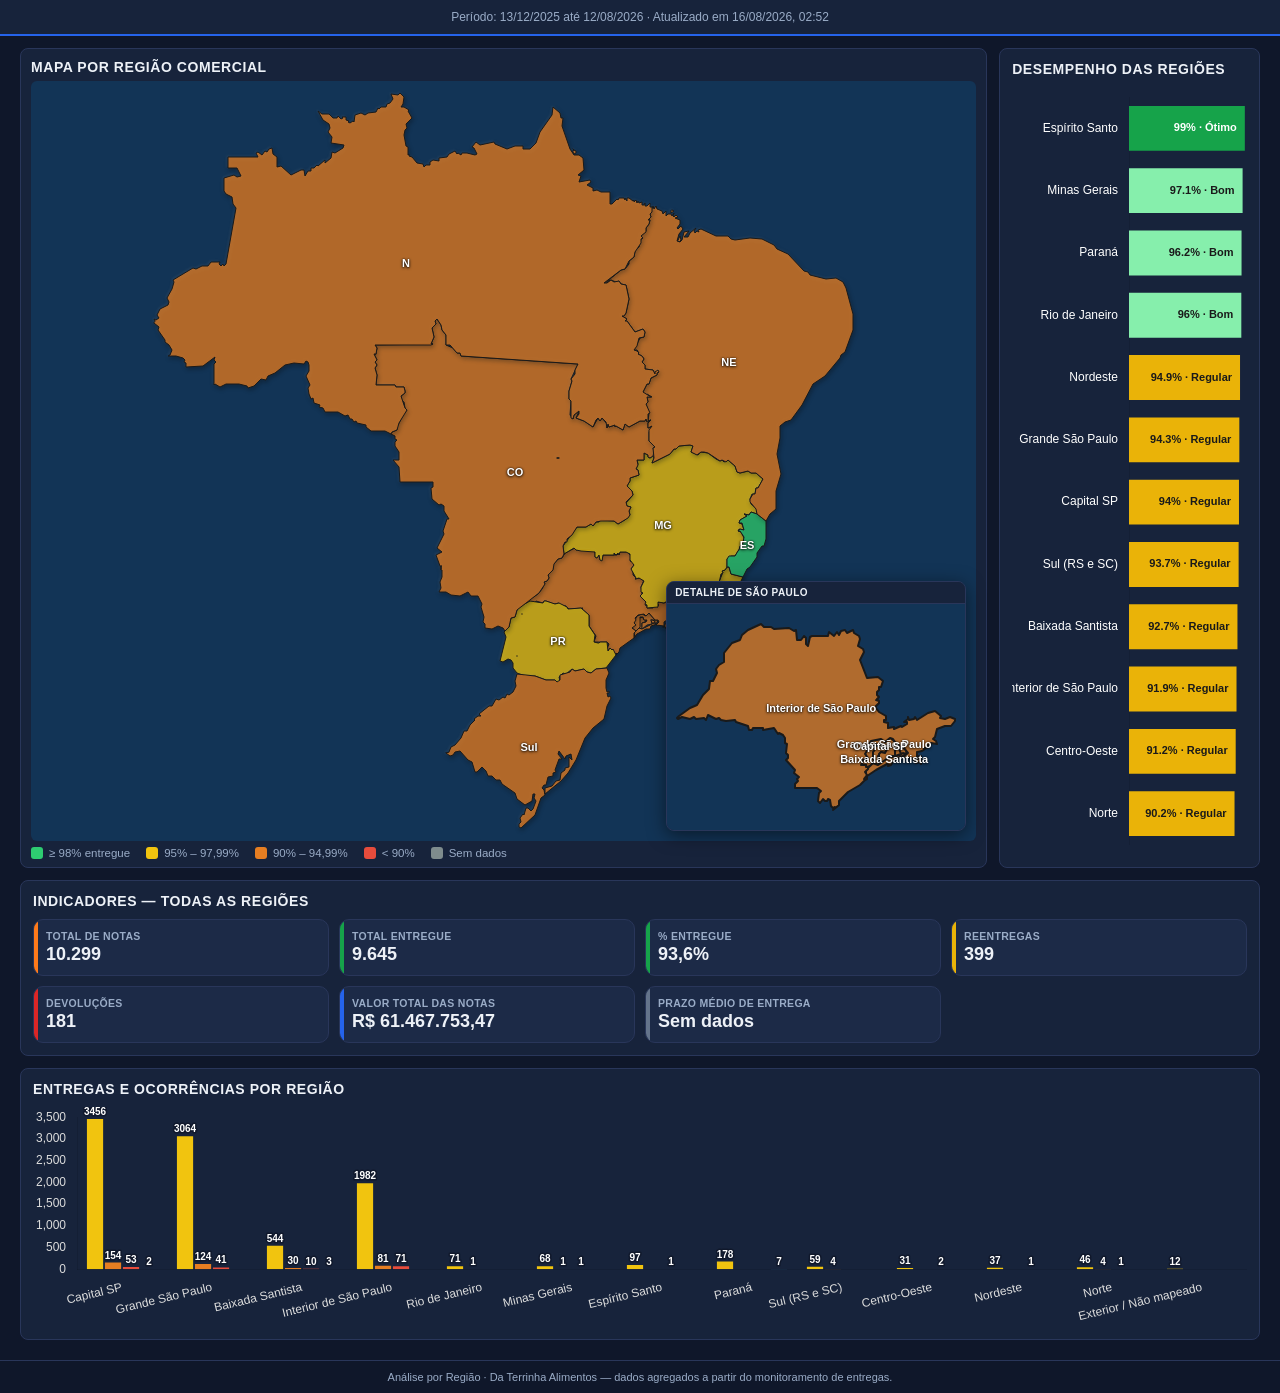
<file: mapa-regioes/index.html>
<!DOCTYPE html>
<html lang="pt-BR">
<head>
<meta charset="UTF-8">
<meta name="viewport" content="width=device-width, initial-scale=1.0">
<title>Análise por Região · Da Terrinha Alimentos</title>
<meta name="description" content="Indicadores de entregas por região comercial — Da Terrinha Alimentos">
<link rel="icon" href="../assets/img/favicon-round.png">

<!-- Leaflet (mapa) — hospedado localmente (vendor/), não mais via CDN externo: dependência de
     unpkg.com/jsdelivr.net às vezes falhava/atrasava (rede da usuária, bloqueio de proxy, etc.),
     fazendo o mapa e os gráficos ficarem em branco mesmo com os dados chegando certos via
     postMessage (2026-08-22, ver "sumir da tela"). -->
<link rel="stylesheet" href="vendor/leaflet.css">
<script src="vendor/leaflet.js"></script>

<!-- Chart.js (gráficos) — mesmo motivo, hospedado localmente -->
<script src="vendor/chart.umd.min.js"></script>

<link rel="stylesheet" href="dashboard.css?v=5">
</head>
<body>
<div class="app">

  <header class="cabecalho">
    <p class="cabecalho__atualizado" id="texto-atualizado">Carregando dados...</p>
  </header>

  <!-- Sem filtros próprios — por decisão do usuário (2026-08-16), essa tela usa os filtros já
       existentes na barra lateral do Dashboard de Entregas (que passou a ter também um filtro
       "Região Comercial", logo abaixo de "Vendedor"). -->

  <main class="painéis">

    <!-- ------------- Linha de cima: mapa (maior) + ranking ------------- -->
    <div class="linha-superior">
      <section class="painel area-mapa" aria-label="Mapa de regiões comerciais">
        <h2 class="painel__titulo">Mapa por região comercial</h2>
        <div class="area-mapa__mapa-wrap">
          <div id="mapa"></div>

          <!-- Mapa de detalhe de São Paulo (sempre visível) — as 4 regiões de SP (Capital,
               Grande SP, Baixada Santista, Interior) ficam pequenas/próximas demais no mapa
               nacional pra rotular sem sobrepor; aqui elas aparecem com nome completo, cor e
               tooltip/clique idênticos ao mapa principal (ver dashboard.js). -->
          <div class="painel-detalhe-sp" id="painel-detalhe-sp">
            <div class="painel-detalhe-sp__header">Detalhe de São Paulo</div>
            <div id="mapa-detalhe-sp"></div>
          </div>

          <!-- Só aparece depois de clicar numa das 4 regiões de SP no mapa nacional (o clique
               também aproxima o mapa nelas) — restaura a visão do país inteiro. -->
          <button type="button" id="btn-voltar-brasil" class="btn-voltar-brasil" hidden>Voltar ao Brasil</button>
        </div>
        <div class="mapa-legenda" id="mapa-legenda">
          <span class="mapa-legenda__item"><span class="mapa-legenda__dot" style="background:#2ecc71"></span>≥ 98% entregue</span>
          <span class="mapa-legenda__item"><span class="mapa-legenda__dot" style="background:#f1c40f"></span>95% – 97,99%</span>
          <span class="mapa-legenda__item"><span class="mapa-legenda__dot" style="background:#e67e22"></span>90% – 94,99%</span>
          <span class="mapa-legenda__item"><span class="mapa-legenda__dot" style="background:#e74c3c"></span>&lt; 90%</span>
          <span class="mapa-legenda__item"><span class="mapa-legenda__dot" style="background:#7f8c8d"></span>Sem dados</span>
        </div>
      </section>

      <section class="painel area-ranking" aria-label="Ranking das regiões comerciais">
        <h2 class="painel__titulo">Desempenho das regiões</h2>
        <div class="painel__conteudo">
          <canvas id="grafico-ranking"></canvas>
        </div>
      </section>
    </div>

    <!-- ------------- Linha de baixo: KPIs + gráfico de entregas ------------- -->
    <div class="linha-inferior">
      <div class="painel kpis-bloco">
        <h2 class="painel__titulo" id="kpis-titulo">Indicadores — Todas as regiões</h2>
        <div class="kpis" id="kpis-container">
          <div class="kpi-card kpi-card--primary"><span class="kpi-card__label">Total de notas</span><span class="kpi-card__valor" id="kpi-total-notas">—</span></div>
          <div class="kpi-card kpi-card--success"><span class="kpi-card__label">Total entregue</span><span class="kpi-card__valor" id="kpi-entregues">—</span></div>
          <div class="kpi-card kpi-card--success"><span class="kpi-card__label">% Entregue</span><span class="kpi-card__valor" id="kpi-percentual">—</span></div>
          <div class="kpi-card kpi-card--warning"><span class="kpi-card__label">Reentregas</span><span class="kpi-card__valor" id="kpi-reentregas">—</span></div>
          <div class="kpi-card kpi-card--danger"><span class="kpi-card__label">Devoluções</span><span class="kpi-card__valor" id="kpi-devolucoes">—</span></div>
          <div class="kpi-card kpi-card--secondary"><span class="kpi-card__label">Valor total das notas</span><span class="kpi-card__valor" id="kpi-valor">—</span></div>
          <div class="kpi-card kpi-card--neutral"><span class="kpi-card__label">Prazo médio de entrega</span><span class="kpi-card__valor" id="kpi-prazo">—</span></div>
        </div>
      </div>

      <div class="painel grafico-bloco grafico-central">
        <h2 class="painel__titulo">Entregas e ocorrências por região</h2>
        <div class="grafico-central__canvas-wrap">
          <canvas id="grafico-entregas"></canvas>
        </div>
      </div>
    </div>

  </main>

  <footer class="rodape">
    Análise por Região · Da Terrinha Alimentos — dados agregados a partir do monitoramento de entregas.
  </footer>
</div>

<script src="dashboard.js?v=5"></script>
</body>
</html>
</file>
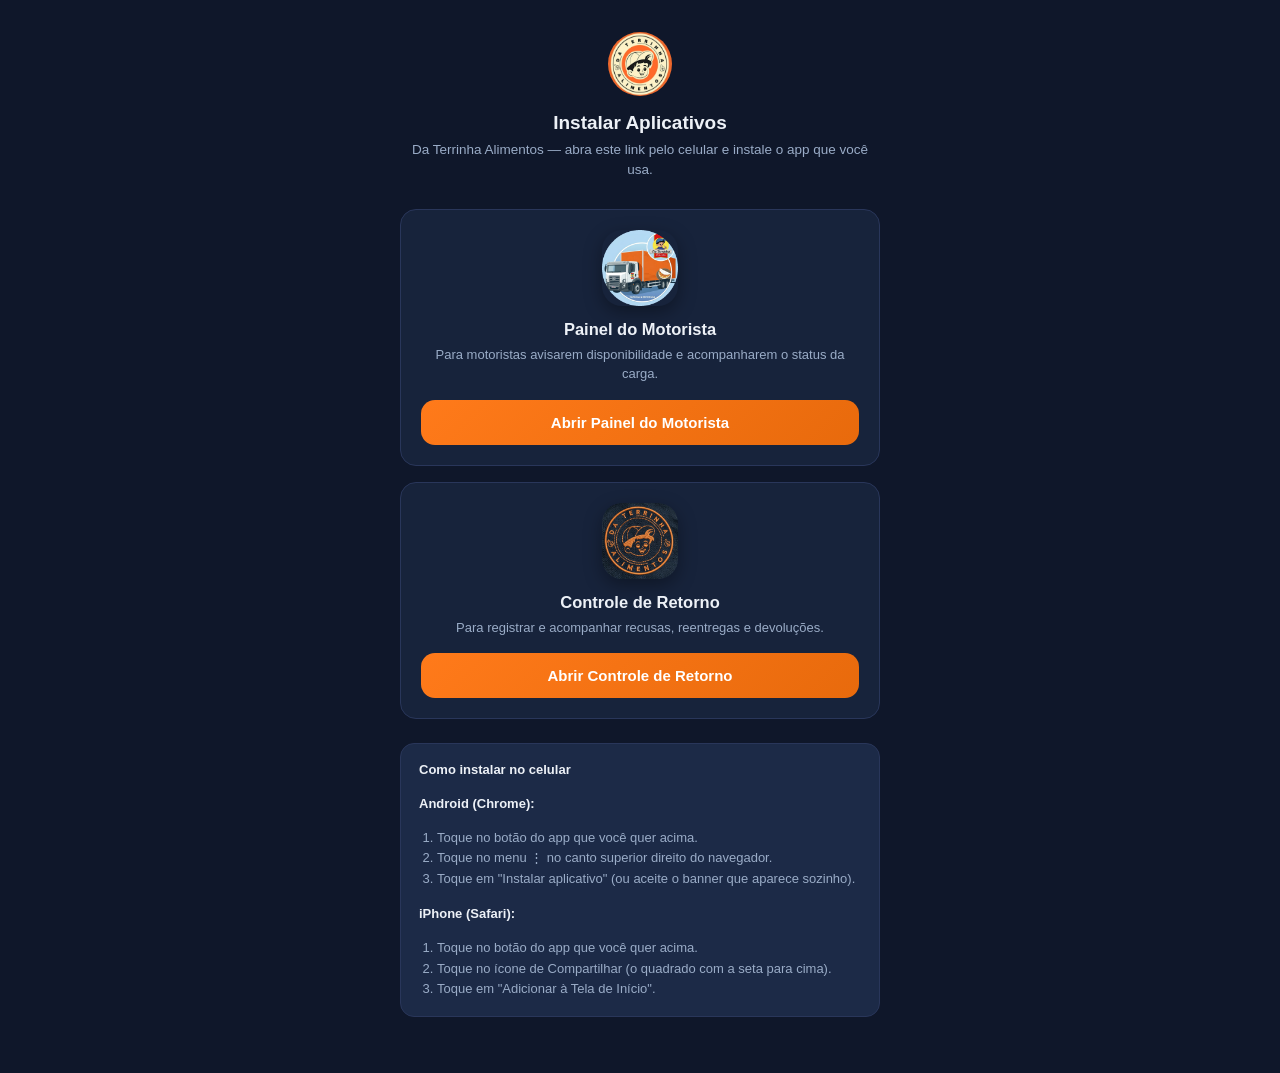
<file: instalar.html>
<!DOCTYPE html>
<html lang="pt-BR">
<head>
<meta charset="UTF-8">
<meta name="viewport" content="width=device-width, initial-scale=1.0">
<title>Instalar Aplicativos — Da Terrinha Alimentos</title>
<link rel="icon" href="assets/img/logo-mascote.png">
<style>
  :root{
    --bg:#0F172A; --surface:#17233B; --surface-soft:#1C2A47; --ink:#EDF1F7;
    --ink-soft:#9AACC7; --ink-faint:#64748B; --line:#29365A; --brand:#FF7A1A; --brand-dark:#E86A0C;
  }
  *,*::before,*::after{box-sizing:border-box;}
  html,body{margin:0;padding:0;}
  body{
    background:var(--bg); color:var(--ink); min-height:100vh;
    font-family:-apple-system,BlinkMacSystemFont,'Segoe UI',Roboto,sans-serif;
    -webkit-font-smoothing:antialiased;
  }
  .wrap{max-width:520px; margin:0 auto; padding:32px 20px 56px;}
  .topo{text-align:center; margin-bottom:28px;}
  .topo img{width:64px; height:64px; border-radius:50%; margin-bottom:12px;}
  .topo h1{font-size:19px; font-weight:800; margin:0 0 6px;}
  .topo p{font-size:13.5px; color:var(--ink-soft); margin:0; line-height:1.5;}

  .app-card{
    background:var(--surface); border:1px solid var(--line); border-radius:16px;
    padding:20px; margin-bottom:16px; display:flex; flex-direction:column; align-items:center; text-align:center;
  }
  .app-card img{width:76px; height:76px; border-radius:20px; margin-bottom:14px; box-shadow:0 6px 18px rgba(0,0,0,.35);}
  .app-card h2{font-size:16.5px; font-weight:800; margin:0 0 6px;}
  .app-card p{font-size:13px; color:var(--ink-soft); margin:0 0 16px; line-height:1.5;}
  .app-card a{
    display:block; width:100%; text-decoration:none; background:linear-gradient(135deg, var(--brand), var(--brand-dark));
    color:#fff; border-radius:14px; padding:14px 16px; font-size:15px; font-weight:800;
  }
  .app-card a:active{transform:scale(.98);}

  .instrucoes{
    background:var(--surface-soft); border:1px solid var(--line); border-radius:14px;
    padding:16px 18px; margin-top:24px; font-size:13px; color:var(--ink-soft); line-height:1.6;
  }
  .instrucoes h3{font-size:13px; font-weight:800; color:var(--ink); margin:0 0 10px;}
  .instrucoes ol{margin:0 0 14px; padding-left:18px;}
  .instrucoes ol:last-child{margin-bottom:0;}
  .instrucoes strong{color:var(--ink);}
</style>
</head>
<body>

<div class="wrap">
  <div class="topo">
    <img src="assets/img/logo-mascote.png" alt="Da Terrinha Alimentos">
    <h1>Instalar Aplicativos</h1>
    <p>Da Terrinha Alimentos — abra este link pelo celular e instale o app que você usa.</p>
  </div>

  <div class="app-card">
    <img src="assets/img/icon-motoristas-512.png" alt="Painel do Motorista">
    <h2>Painel do Motorista</h2>
    <p>Para motoristas avisarem disponibilidade e acompanharem o status da carga.</p>
    <a href="motoristas/index.html">Abrir Painel do Motorista</a>
  </div>

  <div class="app-card">
    <img src="assets/img/icon-manifesto-512.png" alt="Controle de Retorno">
    <h2>Controle de Retorno</h2>
    <p>Para registrar e acompanhar recusas, reentregas e devoluções.</p>
    <a href="manifesto/index.html">Abrir Controle de Retorno</a>
  </div>

  <div class="instrucoes">
    <h3>Como instalar no celular</h3>
    <p><strong>Android (Chrome):</strong></p>
    <ol>
      <li>Toque no botão do app que você quer acima.</li>
      <li>Toque no menu ⋮ no canto superior direito do navegador.</li>
      <li>Toque em "Instalar aplicativo" (ou aceite o banner que aparece sozinho).</li>
    </ol>
    <p><strong>iPhone (Safari):</strong></p>
    <ol>
      <li>Toque no botão do app que você quer acima.</li>
      <li>Toque no ícone de Compartilhar (o quadrado com a seta para cima).</li>
      <li>Toque em "Adicionar à Tela de Início".</li>
    </ol>
  </div>
</div>

</body>
</html>
</file>
<file: mapa-regioes/vendor/leaflet.css>
/* required styles */

.leaflet-pane,
.leaflet-tile,
.leaflet-marker-icon,
.leaflet-marker-shadow,
.leaflet-tile-container,
.leaflet-pane > svg,
.leaflet-pane > canvas,
.leaflet-zoom-box,
.leaflet-image-layer,
.leaflet-layer {
	position: absolute;
	left: 0;
	top: 0;
	}
.leaflet-container {
	overflow: hidden;
	}
.leaflet-tile,
.leaflet-marker-icon,
.leaflet-marker-shadow {
	-webkit-user-select: none;
	   -moz-user-select: none;
	        user-select: none;
	  -webkit-user-drag: none;
	}
/* Prevents IE11 from highlighting tiles in blue */
.leaflet-tile::selection {
	background: transparent;
}
/* Safari renders non-retina tile on retina better with this, but Chrome is worse */
.leaflet-safari .leaflet-tile {
	image-rendering: -webkit-optimize-contrast;
	}
/* hack that prevents hw layers "stretching" when loading new tiles */
.leaflet-safari .leaflet-tile-container {
	width: 1600px;
	height: 1600px;
	-webkit-transform-origin: 0 0;
	}
.leaflet-marker-icon,
.leaflet-marker-shadow {
	display: block;
	}
/* .leaflet-container svg: reset svg max-width decleration shipped in Joomla! (joomla.org) 3.x */
/* .leaflet-container img: map is broken in FF if you have max-width: 100% on tiles */
.leaflet-container .leaflet-overlay-pane svg {
	max-width: none !important;
	max-height: none !important;
	}
.leaflet-container .leaflet-marker-pane img,
.leaflet-container .leaflet-shadow-pane img,
.leaflet-container .leaflet-tile-pane img,
.leaflet-container img.leaflet-image-layer,
.leaflet-container .leaflet-tile {
	max-width: none !important;
	max-height: none !important;
	width: auto;
	padding: 0;
	}

.leaflet-container img.leaflet-tile {
	/* See: https://bugs.chromium.org/p/chromium/issues/detail?id=600120 */
	mix-blend-mode: plus-lighter;
}

.leaflet-container.leaflet-touch-zoom {
	-ms-touch-action: pan-x pan-y;
	touch-action: pan-x pan-y;
	}
.leaflet-container.leaflet-touch-drag {
	-ms-touch-action: pinch-zoom;
	/* Fallback for FF which doesn't support pinch-zoom */
	touch-action: none;
	touch-action: pinch-zoom;
}
.leaflet-container.leaflet-touch-drag.leaflet-touch-zoom {
	-ms-touch-action: none;
	touch-action: none;
}
.leaflet-container {
	-webkit-tap-highlight-color: transparent;
}
.leaflet-container a {
	-webkit-tap-highlight-color: rgba(51, 181, 229, 0.4);
}
.leaflet-tile {
	filter: inherit;
	visibility: hidden;
	}
.leaflet-tile-loaded {
	visibility: inherit;
	}
.leaflet-zoom-box {
	width: 0;
	height: 0;
	-moz-box-sizing: border-box;
	     box-sizing: border-box;
	z-index: 800;
	}
/* workaround for https://bugzilla.mozilla.org/show_bug.cgi?id=888319 */
.leaflet-overlay-pane svg {
	-moz-user-select: none;
	}

.leaflet-pane         { z-index: 400; }

.leaflet-tile-pane    { z-index: 200; }
.leaflet-overlay-pane { z-index: 400; }
.leaflet-shadow-pane  { z-index: 500; }
.leaflet-marker-pane  { z-index: 600; }
.leaflet-tooltip-pane   { z-index: 650; }
.leaflet-popup-pane   { z-index: 700; }

.leaflet-map-pane canvas { z-index: 100; }
.leaflet-map-pane svg    { z-index: 200; }

.leaflet-vml-shape {
	width: 1px;
	height: 1px;
	}
.lvml {
	behavior: url(#default#VML);
	display: inline-block;
	position: absolute;
	}


/* control positioning */

.leaflet-control {
	position: relative;
	z-index: 800;
	pointer-events: visiblePainted; /* IE 9-10 doesn't have auto */
	pointer-events: auto;
	}
.leaflet-top,
.leaflet-bottom {
	position: absolute;
	z-index: 1000;
	pointer-events: none;
	}
.leaflet-top {
	top: 0;
	}
.leaflet-right {
	right: 0;
	}
.leaflet-bottom {
	bottom: 0;
	}
.leaflet-left {
	left: 0;
	}
.leaflet-control {
	float: left;
	clear: both;
	}
.leaflet-right .leaflet-control {
	float: right;
	}
.leaflet-top .leaflet-control {
	margin-top: 10px;
	}
.leaflet-bottom .leaflet-control {
	margin-bottom: 10px;
	}
.leaflet-left .leaflet-control {
	margin-left: 10px;
	}
.leaflet-right .leaflet-control {
	margin-right: 10px;
	}


/* zoom and fade animations */

.leaflet-fade-anim .leaflet-popup {
	opacity: 0;
	-webkit-transition: opacity 0.2s linear;
	   -moz-transition: opacity 0.2s linear;
	        transition: opacity 0.2s linear;
	}
.leaflet-fade-anim .leaflet-map-pane .leaflet-popup {
	opacity: 1;
	}
.leaflet-zoom-animated {
	-webkit-transform-origin: 0 0;
	    -ms-transform-origin: 0 0;
	        transform-origin: 0 0;
	}
svg.leaflet-zoom-animated {
	will-change: transform;
}

.leaflet-zoom-anim .leaflet-zoom-animated {
	-webkit-transition: -webkit-transform 0.25s cubic-bezier(0,0,0.25,1);
	   -moz-transition:    -moz-transform 0.25s cubic-bezier(0,0,0.25,1);
	        transition:         transform 0.25s cubic-bezier(0,0,0.25,1);
	}
.leaflet-zoom-anim .leaflet-tile,
.leaflet-pan-anim .leaflet-tile {
	-webkit-transition: none;
	   -moz-transition: none;
	        transition: none;
	}

.leaflet-zoom-anim .leaflet-zoom-hide {
	visibility: hidden;
	}


/* cursors */

.leaflet-interactive {
	cursor: pointer;
	}
.leaflet-grab {
	cursor: -webkit-grab;
	cursor:    -moz-grab;
	cursor:         grab;
	}
.leaflet-crosshair,
.leaflet-crosshair .leaflet-interactive {
	cursor: crosshair;
	}
.leaflet-popup-pane,
.leaflet-control {
	cursor: auto;
	}
.leaflet-dragging .leaflet-grab,
.leaflet-dragging .leaflet-grab .leaflet-interactive,
.leaflet-dragging .leaflet-marker-draggable {
	cursor: move;
	cursor: -webkit-grabbing;
	cursor:    -moz-grabbing;
	cursor:         grabbing;
	}

/* marker & overlays interactivity */
.leaflet-marker-icon,
.leaflet-marker-shadow,
.leaflet-image-layer,
.leaflet-pane > svg path,
.leaflet-tile-container {
	pointer-events: none;
	}

.leaflet-marker-icon.leaflet-interactive,
.leaflet-image-layer.leaflet-interactive,
.leaflet-pane > svg path.leaflet-interactive,
svg.leaflet-image-layer.leaflet-interactive path {
	pointer-events: visiblePainted; /* IE 9-10 doesn't have auto */
	pointer-events: auto;
	}

/* visual tweaks */

.leaflet-container {
	background: #ddd;
	outline-offset: 1px;
	}
.leaflet-container a {
	color: #0078A8;
	}
.leaflet-zoom-box {
	border: 2px dotted #38f;
	background: rgba(255,255,255,0.5);
	}


/* general typography */
.leaflet-container {
	font-family: "Helvetica Neue", Arial, Helvetica, sans-serif;
	font-size: 12px;
	font-size: 0.75rem;
	line-height: 1.5;
	}


/* general toolbar styles */

.leaflet-bar {
	box-shadow: 0 1px 5px rgba(0,0,0,0.65);
	border-radius: 4px;
	}
.leaflet-bar a {
	background-color: #fff;
	border-bottom: 1px solid #ccc;
	width: 26px;
	height: 26px;
	line-height: 26px;
	display: block;
	text-align: center;
	text-decoration: none;
	color: black;
	}
.leaflet-bar a,
.leaflet-control-layers-toggle {
	background-position: 50% 50%;
	background-repeat: no-repeat;
	display: block;
	}
.leaflet-bar a:hover,
.leaflet-bar a:focus {
	background-color: #f4f4f4;
	}
.leaflet-bar a:first-child {
	border-top-left-radius: 4px;
	border-top-right-radius: 4px;
	}
.leaflet-bar a:last-child {
	border-bottom-left-radius: 4px;
	border-bottom-right-radius: 4px;
	border-bottom: none;
	}
.leaflet-bar a.leaflet-disabled {
	cursor: default;
	background-color: #f4f4f4;
	color: #bbb;
	}

.leaflet-touch .leaflet-bar a {
	width: 30px;
	height: 30px;
	line-height: 30px;
	}
.leaflet-touch .leaflet-bar a:first-child {
	border-top-left-radius: 2px;
	border-top-right-radius: 2px;
	}
.leaflet-touch .leaflet-bar a:last-child {
	border-bottom-left-radius: 2px;
	border-bottom-right-radius: 2px;
	}

/* zoom control */

.leaflet-control-zoom-in,
.leaflet-control-zoom-out {
	font: bold 18px 'Lucida Console', Monaco, monospace;
	text-indent: 1px;
	}

.leaflet-touch .leaflet-control-zoom-in, .leaflet-touch .leaflet-control-zoom-out  {
	font-size: 22px;
	}


/* layers control */

.leaflet-control-layers {
	box-shadow: 0 1px 5px rgba(0,0,0,0.4);
	background: #fff;
	border-radius: 5px;
	}
.leaflet-control-layers-toggle {
	background-image: url(images/layers.png);
	width: 36px;
	height: 36px;
	}
.leaflet-retina .leaflet-control-layers-toggle {
	background-image: url(images/layers-2x.png);
	background-size: 26px 26px;
	}
.leaflet-touch .leaflet-control-layers-toggle {
	width: 44px;
	height: 44px;
	}
.leaflet-control-layers .leaflet-control-layers-list,
.leaflet-control-layers-expanded .leaflet-control-layers-toggle {
	display: none;
	}
.leaflet-control-layers-expanded .leaflet-control-layers-list {
	display: block;
	position: relative;
	}
.leaflet-control-layers-expanded {
	padding: 6px 10px 6px 6px;
	color: #333;
	background: #fff;
	}
.leaflet-control-layers-scrollbar {
	overflow-y: scroll;
	overflow-x: hidden;
	padding-right: 5px;
	}
.leaflet-control-layers-selector {
	margin-top: 2px;
	position: relative;
	top: 1px;
	}
.leaflet-control-layers label {
	display: block;
	font-size: 13px;
	font-size: 1.08333em;
	}
.leaflet-control-layers-separator {
	height: 0;
	border-top: 1px solid #ddd;
	margin: 5px -10px 5px -6px;
	}

/* Default icon URLs */
.leaflet-default-icon-path { /* used only in path-guessing heuristic, see L.Icon.Default */
	background-image: url(images/marker-icon.png);
	}


/* attribution and scale controls */

.leaflet-container .leaflet-control-attribution {
	background: #fff;
	background: rgba(255, 255, 255, 0.8);
	margin: 0;
	}
.leaflet-control-attribution,
.leaflet-control-scale-line {
	padding: 0 5px;
	color: #333;
	line-height: 1.4;
	}
.leaflet-control-attribution a {
	text-decoration: none;
	}
.leaflet-control-attribution a:hover,
.leaflet-control-attribution a:focus {
	text-decoration: underline;
	}
.leaflet-attribution-flag {
	display: inline !important;
	vertical-align: baseline !important;
	width: 1em;
	height: 0.6669em;
	}
.leaflet-left .leaflet-control-scale {
	margin-left: 5px;
	}
.leaflet-bottom .leaflet-control-scale {
	margin-bottom: 5px;
	}
.leaflet-control-scale-line {
	border: 2px solid #777;
	border-top: none;
	line-height: 1.1;
	padding: 2px 5px 1px;
	white-space: nowrap;
	-moz-box-sizing: border-box;
	     box-sizing: border-box;
	background: rgba(255, 255, 255, 0.8);
	text-shadow: 1px 1px #fff;
	}
.leaflet-control-scale-line:not(:first-child) {
	border-top: 2px solid #777;
	border-bottom: none;
	margin-top: -2px;
	}
.leaflet-control-scale-line:not(:first-child):not(:last-child) {
	border-bottom: 2px solid #777;
	}

.leaflet-touch .leaflet-control-attribution,
.leaflet-touch .leaflet-control-layers,
.leaflet-touch .leaflet-bar {
	box-shadow: none;
	}
.leaflet-touch .leaflet-control-layers,
.leaflet-touch .leaflet-bar {
	border: 2px solid rgba(0,0,0,0.2);
	background-clip: padding-box;
	}


/* popup */

.leaflet-popup {
	position: absolute;
	text-align: center;
	margin-bottom: 20px;
	}
.leaflet-popup-content-wrapper {
	padding: 1px;
	text-align: left;
	border-radius: 12px;
	}
.leaflet-popup-content {
	margin: 13px 24px 13px 20px;
	line-height: 1.3;
	font-size: 13px;
	font-size: 1.08333em;
	min-height: 1px;
	}
.leaflet-popup-content p {
	margin: 17px 0;
	margin: 1.3em 0;
	}
.leaflet-popup-tip-container {
	width: 40px;
	height: 20px;
	position: absolute;
	left: 50%;
	margin-top: -1px;
	margin-left: -20px;
	overflow: hidden;
	pointer-events: none;
	}
.leaflet-popup-tip {
	width: 17px;
	height: 17px;
	padding: 1px;

	margin: -10px auto 0;
	pointer-events: auto;

	-webkit-transform: rotate(45deg);
	   -moz-transform: rotate(45deg);
	    -ms-transform: rotate(45deg);
	        transform: rotate(45deg);
	}
.leaflet-popup-content-wrapper,
.leaflet-popup-tip {
	background: white;
	color: #333;
	box-shadow: 0 3px 14px rgba(0,0,0,0.4);
	}
.leaflet-container a.leaflet-popup-close-button {
	position: absolute;
	top: 0;
	right: 0;
	border: none;
	text-align: center;
	width: 24px;
	height: 24px;
	font: 16px/24px Tahoma, Verdana, sans-serif;
	color: #757575;
	text-decoration: none;
	background: transparent;
	}
.leaflet-container a.leaflet-popup-close-button:hover,
.leaflet-container a.leaflet-popup-close-button:focus {
	color: #585858;
	}
.leaflet-popup-scrolled {
	overflow: auto;
	}

.leaflet-oldie .leaflet-popup-content-wrapper {
	-ms-zoom: 1;
	}
.leaflet-oldie .leaflet-popup-tip {
	width: 24px;
	margin: 0 auto;

	-ms-filter: "progid:DXImageTransform.Microsoft.Matrix(M11=0.70710678, M12=0.70710678, M21=-0.70710678, M22=0.70710678)";
	filter: progid:DXImageTransform.Microsoft.Matrix(M11=0.70710678, M12=0.70710678, M21=-0.70710678, M22=0.70710678);
	}

.leaflet-oldie .leaflet-control-zoom,
.leaflet-oldie .leaflet-control-layers,
.leaflet-oldie .leaflet-popup-content-wrapper,
.leaflet-oldie .leaflet-popup-tip {
	border: 1px solid #999;
	}


/* div icon */

.leaflet-div-icon {
	background: #fff;
	border: 1px solid #666;
	}


/* Tooltip */
/* Base styles for the element that has a tooltip */
.leaflet-tooltip {
	position: absolute;
	padding: 6px;
	background-color: #fff;
	border: 1px solid #fff;
	border-radius: 3px;
	color: #222;
	white-space: nowrap;
	-webkit-user-select: none;
	-moz-user-select: none;
	-ms-user-select: none;
	user-select: none;
	pointer-events: none;
	box-shadow: 0 1px 3px rgba(0,0,0,0.4);
	}
.leaflet-tooltip.leaflet-interactive {
	cursor: pointer;
	pointer-events: auto;
	}
.leaflet-tooltip-top:before,
.leaflet-tooltip-bottom:before,
.leaflet-tooltip-left:before,
.leaflet-tooltip-right:before {
	position: absolute;
	pointer-events: none;
	border: 6px solid transparent;
	background: transparent;
	content: "";
	}

/* Directions */

.leaflet-tooltip-bottom {
	margin-top: 6px;
}
.leaflet-tooltip-top {
	margin-top: -6px;
}
.leaflet-tooltip-bottom:before,
.leaflet-tooltip-top:before {
	left: 50%;
	margin-left: -6px;
	}
.leaflet-tooltip-top:before {
	bottom: 0;
	margin-bottom: -12px;
	border-top-color: #fff;
	}
.leaflet-tooltip-bottom:before {
	top: 0;
	margin-top: -12px;
	margin-left: -6px;
	border-bottom-color: #fff;
	}
.leaflet-tooltip-left {
	margin-left: -6px;
}
.leaflet-tooltip-right {
	margin-left: 6px;
}
.leaflet-tooltip-left:before,
.leaflet-tooltip-right:before {
	top: 50%;
	margin-top: -6px;
	}
.leaflet-tooltip-left:before {
	right: 0;
	margin-right: -12px;
	border-left-color: #fff;
	}
.leaflet-tooltip-right:before {
	left: 0;
	margin-left: -12px;
	border-right-color: #fff;
	}

/* Printing */

@media print {
	/* Prevent printers from removing background-images of controls. */
	.leaflet-control {
		-webkit-print-color-adjust: exact;
		print-color-adjust: exact;
		}
	}
</file>
<file: mapa-regioes/dashboard.css>
/* ============================================================
   Dashboard Logístico por Região — Da Terrinha Alimentos
   Paleta igual à do Dashboard de Entregas principal (tema escuro), pra manter os dois
   dashboards visualmente consistentes agora que um abre embutido dentro do outro.
   ============================================================ */

:root {
  --bg: #0F172A;
  --bg-painel: #17233B;
  --bg-painel-alt: #1C2A47;
  --borda: #29365A;
  --texto: #EDF1F7;
  --texto-secundario: #9AACC7;

  --cor-verde: #16A34A;
  --cor-amarelo: #EAB308;
  --cor-laranja: #FF7A1A;
  --cor-vermelho: #DC2626;
  --cor-cinza: #64748B;
  --cor-azul: #2563EB;
  --cor-azul-escuro: #1E4FCB;

  /* "Oceano" ao redor do território no mapa — mais claro que o fundo, pra parecer um mapa de
     verdade (terra colorida por % de entrega sobre um fundo de água), não só uma caixa escura. */
  --mapa-fundo: #123456;

  --transition: 200ms cubic-bezier(.4,0,.2,1);
}

* { box-sizing: border-box; }

html, body {
  margin: 0;
  padding: 0;
  width: 100%;
  background: var(--bg);
  color: var(--texto);
  font-family: 'Segoe UI', Arial, sans-serif;
}

.app {
  width: 100%;
  min-height: 100vh;
  display: flex;
  flex-direction: column;
}

/* ---------------- Cabeçalho ---------------- */

.cabecalho {
  padding: 10px 20px;
  text-align: center;
  border-bottom: 2px solid var(--cor-azul);
  background: var(--bg-painel);
}

.cabecalho__atualizado {
  margin: 0;
  font-size: 12px;
  color: var(--texto-secundario);
}

/* ---------------- Layout principal: linha de cima (mapa maior + ranking),
   linha de baixo (indicadores + gráfico) — decisão do usuário, 2026-08-16, depois de achar o
   layout de 3 colunas lado a lado muito apertado. Sem filtros próprios (ver cabeçalho do
   arquivo). ---------------- */

.painéis {
  flex: 1;
  display: flex;
  flex-direction: column;
  gap: 12px;
  padding: 12px 20px 20px;
}

.linha-superior, .linha-inferior {
  display: flex;
  gap: 12px;
  align-items: stretch;
}
.linha-inferior { flex-direction: column; }

.painel {
  background: var(--bg-painel);
  border: 1px solid var(--borda);
  border-radius: 8px;
  padding: 12px;
  display: flex;
  flex-direction: column;
  min-width: 0;
}

.painel__titulo {
  margin: 0 0 10px;
  font-size: 14px;
  font-weight: 700;
  text-transform: uppercase;
  letter-spacing: .04em;
  color: var(--texto);
}

/* Mapa bem maior que antes (pedido do usuário, 2026-08-16: regiões pequenas — o cluster de SP
   — ficavam apertadas demais pra identificar) — 78% da linha de cima; ranking com o resto
   (22%). Padding mais justo que o padrão de .painel — sobra mais espaço pro desenho do
   território em vez de moldura/respiro ao redor. */
.area-mapa { flex: 0 0 78%; padding: 10px 10px 8px; }
.area-ranking { flex: 1 1 22%; }
.area-mapa .painel__titulo { margin-bottom: 6px; }

/* ---------------- Mapa ---------------- */

/* Envolve #mapa (não o painel inteiro) — é o contexto de posicionamento do quadro de detalhe
   de SP e do botão "Voltar ao Brasil" (ambos position:absolute), pra ficarem ancorados só na
   área do desenho do mapa, não no título/legenda que ficam por cima/embaixo dele. */
.area-mapa__mapa-wrap {
  position: relative;
  flex: 1;
  display: flex;
  min-height: 0;
}

/* Sem zoom/arrasto — mapa fixo, só pra visualizar e passar o mouse/clicar nas regiões (pedido
   do usuário, 2026-08-16); os controles de zoom do Leaflet ficam desligados via JS
   (zoomControl:false etc.), e essa regra aqui é só um reforço/fallback visual. O
   fitBounds+zoomSnap fracionário (ver dashboard.js) é que faz o TERRITÓRIO em si preencher
   quase toda essa área, em vez de sobrar oceano em volta. */
#mapa {
  flex: 1;
  min-height: 760px;
  border-radius: 6px;
  background: var(--mapa-fundo);
  cursor: default;
}
#mapa .leaflet-control-zoom,
#mapa .leaflet-control-attribution { display: none; }
#mapa .leaflet-interactive { cursor: pointer; }

/* ---------------- Quadro de detalhe de São Paulo (sempre visível) ---------------- */

/* As 4 regiões de SP (Capital/Grande SP/Baixada Santista/Interior) ficam pequenas/próximas
   demais no mapa nacional pra rotular sem sobrepor (pedido do usuário, 2026-08-16) — em vez
   disso, ganham este mapa dedicado, fixo no canto inferior direito, com nome completo/tooltip/
   clique iguais ao mapa principal. z-index acima das camadas do Leaflet (painéis internos
   chegam a ~650) pra nunca ficar por baixo do mapa nacional. */
.painel-detalhe-sp {
  position: absolute;
  right: 10px;
  bottom: 10px;
  width: 34%;
  max-width: 300px;
  height: 42%;
  max-height: 250px;
  min-height: 140px;
  display: flex;
  flex-direction: column;
  background: var(--bg-painel-alt);
  border: 1px solid var(--borda);
  border-radius: 8px;
  box-shadow: 0 4px 18px rgba(0,0,0,.5);
  overflow: hidden;
  z-index: 1000;
}
.painel-detalhe-sp__header {
  flex-shrink: 0;
  padding: 5px 8px;
  font-size: 10px;
  font-weight: 700;
  text-transform: uppercase;
  letter-spacing: .04em;
  color: var(--texto);
  background: var(--bg-painel);
  border-bottom: 1px solid var(--borda);
}
#mapa-detalhe-sp {
  flex: 1;
  min-height: 0;
  background: var(--mapa-fundo);
  cursor: default;
}
#mapa-detalhe-sp .leaflet-control-zoom,
#mapa-detalhe-sp .leaflet-control-attribution { display: none; }
#mapa-detalhe-sp .leaflet-interactive { cursor: pointer; }

/* Nome completo das 4 regiões de SP dentro do quadro de detalhe — precisa poder quebrar linha
   (diferente de .rotulo-regiao no mapa nacional, que é só a sigla curta numa linha só). */
.rotulo-regiao--detalhe {
  font-size: 9.5px;
  white-space: normal;
  line-height: 1.15;
}

/* Botão "Voltar ao Brasil" — só aparece depois de clicar numa região de SP no mapa nacional
   (ver mostrarSpNoMapaPrincipal em dashboard.js); fica no canto oposto ao quadro de detalhe
   pra nunca sobrepor os dois. */
.btn-voltar-brasil {
  position: absolute;
  left: 10px;
  bottom: 10px;
  z-index: 1000;
  background: var(--cor-azul);
  color: #ffffff;
  border: none;
  border-radius: 6px;
  padding: 6px 12px;
  font-size: 11px;
  font-weight: 700;
  text-transform: uppercase;
  letter-spacing: .03em;
  cursor: pointer;
  box-shadow: 0 2px 10px rgba(0,0,0,.45);
  transition: filter var(--transition);
}
.btn-voltar-brasil:hover { filter: brightness(1.12); }

/* "Relevo" leve (sombra suave, sem precisar de textura de terreno) — pedido do usuário, "se
   der, no mesmo modelo com relevo". Some quando a região está selecionada (a borda branca já
   basta como destaque ali). */
#mapa path.regiao-relevo {
  filter: drop-shadow(1px 2px 2px rgba(0,0,0,.4)) drop-shadow(-1px -1px 1px rgba(255,255,255,.08));
  transition: filter var(--transition);
}

/* Pulso rápido na região que acabou de ser selecionada — feedback de "mudou de região". */
@keyframes regiaoPulso {
  0% { filter: drop-shadow(0 0 0 rgba(255,255,255,0)); }
  40% { filter: drop-shadow(0 0 10px rgba(255,255,255,.9)); }
  100% { filter: drop-shadow(1px 2px 2px rgba(0,0,0,.4)); }
}
#mapa path.regiao-pulso { animation: regiaoPulso .6s ease-out; }

/* Sigla curta de cada região (ROTULO_CURTO em dashboard.js), no centro da forma — mesmo
   espírito do mapa de referência que mostra a sigla de cada UF por cima da cor. */
.rotulo-regiao {
  color: #ffffff;
  font-size: 11px;
  font-weight: 800;
  text-align: center;
  text-shadow: 0 1px 3px rgba(0,0,0,.85), 0 0 2px rgba(0,0,0,.85);
  pointer-events: none;
  white-space: nowrap;
}

.mapa-legenda {
  margin-top: 6px;
  flex-shrink: 0;
  display: flex;
  flex-wrap: wrap;
  gap: 6px 16px;
  font-size: 11.5px;
}

.mapa-legenda__item {
  display: flex;
  align-items: center;
  gap: 6px;
  color: var(--texto-secundario);
}

.mapa-legenda__dot {
  width: 12px;
  height: 12px;
  border-radius: 3px;
  flex-shrink: 0;
}

.mapa-tooltip {
  font-size: 12.5px;
  line-height: 1.5;
  color: #222;
}
.mapa-tooltip strong { font-size: 13.5px; }
.mapa-tooltip .linha { display: flex; justify-content: space-between; gap: 14px; }

/* "Chamada": caixa deslocada pra um espaço livre + linha guia (ver desenharChamada em
   dashboard.js) no lugar do tooltip padrão em cima da região — some a setinha nativa do
   Leaflet (a linha guia já faz esse papel) e reforça a borda pra ficar claro que é uma
   caixa "puxada" pra fora, não algo colado na região. */
.leaflet-tooltip.mapa-tooltip-chamada {
  border: 1px solid #f5a623;
  box-shadow: 0 3px 14px rgba(0,0,0,0.4);
}
.leaflet-tooltip.mapa-tooltip-chamada:before { display: none; }

.mapa-mensagem-erro {
  flex: 1;
  display: flex;
  align-items: center;
  justify-content: center;
  text-align: center;
  color: var(--texto-secundario);
  padding: 20px;
  font-size: 13px;
}

/* ---------------- Indicadores (KPIs) — mesmo padrão de card do Dashboard de Entregas
   principal: fundo "surface", tarja colorida à esquerda (--kpi-accent) e brilho da cor de
   destaque ao passar o mouse (decisão do usuário, 2026-08-16). ---------------- */

.kpis {
  display: grid;
  grid-template-columns: repeat(4, 1fr);
  gap: 10px;
}

.kpi-card {
  background: var(--bg-painel-alt);
  border: 1px solid var(--borda);
  border-radius: 10px;
  padding: 10px 12px;
  min-width: 0;
  position: relative;
  overflow: hidden;
  transition: transform var(--transition), box-shadow var(--transition), border-color var(--transition);
}
.kpi-card::before {
  content: '';
  position: absolute; top: 0; left: 0; width: 4px; height: 100%;
  background: var(--kpi-accent, var(--cor-azul));
}
.kpi-card:hover {
  border-color: var(--kpi-accent, var(--cor-azul));
  box-shadow: 0 0 22px -6px var(--kpi-accent, var(--cor-azul));
  transform: translateY(-2px);
}
.kpi-card--primary { --kpi-accent: var(--cor-laranja); }
.kpi-card--success { --kpi-accent: var(--cor-verde); }
.kpi-card--secondary { --kpi-accent: var(--cor-azul); }
.kpi-card--warning { --kpi-accent: var(--cor-amarelo); }
.kpi-card--danger { --kpi-accent: var(--cor-vermelho); }
.kpi-card--neutral { --kpi-accent: var(--cor-cinza); }

.kpi-card__label {
  display: block;
  font-size: 10.5px;
  color: var(--texto-secundario);
  font-weight: 600;
  text-transform: uppercase;
  letter-spacing: .03em;
  white-space: nowrap;
  overflow: hidden;
  text-overflow: ellipsis;
}

.kpi-card__valor {
  display: block;
  font-size: 18px;
  font-weight: 800;
  margin-top: 2px;
  white-space: nowrap;
  overflow: hidden;
  text-overflow: ellipsis;
}

.kpi-card--regiao-selecionada { grid-column: 1 / -1; text-align: center; color: var(--cor-azul); font-size: 12px; }

/* ---------------- Gráfico central ---------------- */

.grafico-central {
  flex: 1;
  display: flex;
  flex-direction: column;
  min-height: 260px;
}

.grafico-central__canvas-wrap {
  flex: 1;
  position: relative;
  min-height: 220px;
}

/* ---------------- Ranking lateral ---------------- */

.area-ranking .painel__conteudo {
  flex: 1;
  position: relative;
  min-height: 420px;
}

/* ---------------- Rodapé ---------------- */

.rodape {
  text-align: center;
  padding: 10px;
  font-size: 11px;
  color: var(--texto-secundario);
  border-top: 1px solid var(--borda);
}

/* ============================================================
   Responsividade
   ============================================================ */

/* Tablet: mapa e ranking empilham (o mapa já é grande, não sobra espaço lado a lado) */
@media (max-width: 1100px) {
  .linha-superior { flex-direction: column; }
  .area-mapa, .area-ranking { flex-basis: auto; width: 100%; }
  #mapa { min-height: 520px; }
  .area-ranking .painel__conteudo { min-height: 320px; }
  .painel-detalhe-sp { width: 42%; max-width: 220px; height: 46%; max-height: 190px; }
}

/* Celular: ordem pedida — 1) Indicadores 2) Mapa 3) Gráfico de entregas 4) Ranking.
   .linha-superior/.linha-inferior viram "display:contents" pra seus filhos (mapa/ranking/
   kpis/gráfico) participarem diretamente do flex de .painéis — assim os 4 blocos podem ser
   reordenados livremente entre si por "order". */
@media (max-width: 720px) {
  .painéis { flex-direction: column; }
  .linha-superior, .linha-inferior { display: contents; }
  .kpis-bloco { order: 1; }
  .area-mapa { order: 2; }
  .grafico-bloco { order: 3; }
  .area-ranking { order: 4; }

  #mapa { min-height: 300px; }
  .kpis { grid-template-columns: repeat(2, 1fr); }

  /* Sem espaço pra um quadro de detalhe legível nessa largura — some, e as 4 regiões de SP
     continuam identificáveis pelo tooltip ao tocar (mesmo caminho de qualquer outra região). */
  .painel-detalhe-sp, .btn-voltar-brasil { display: none; }
}
</file>
